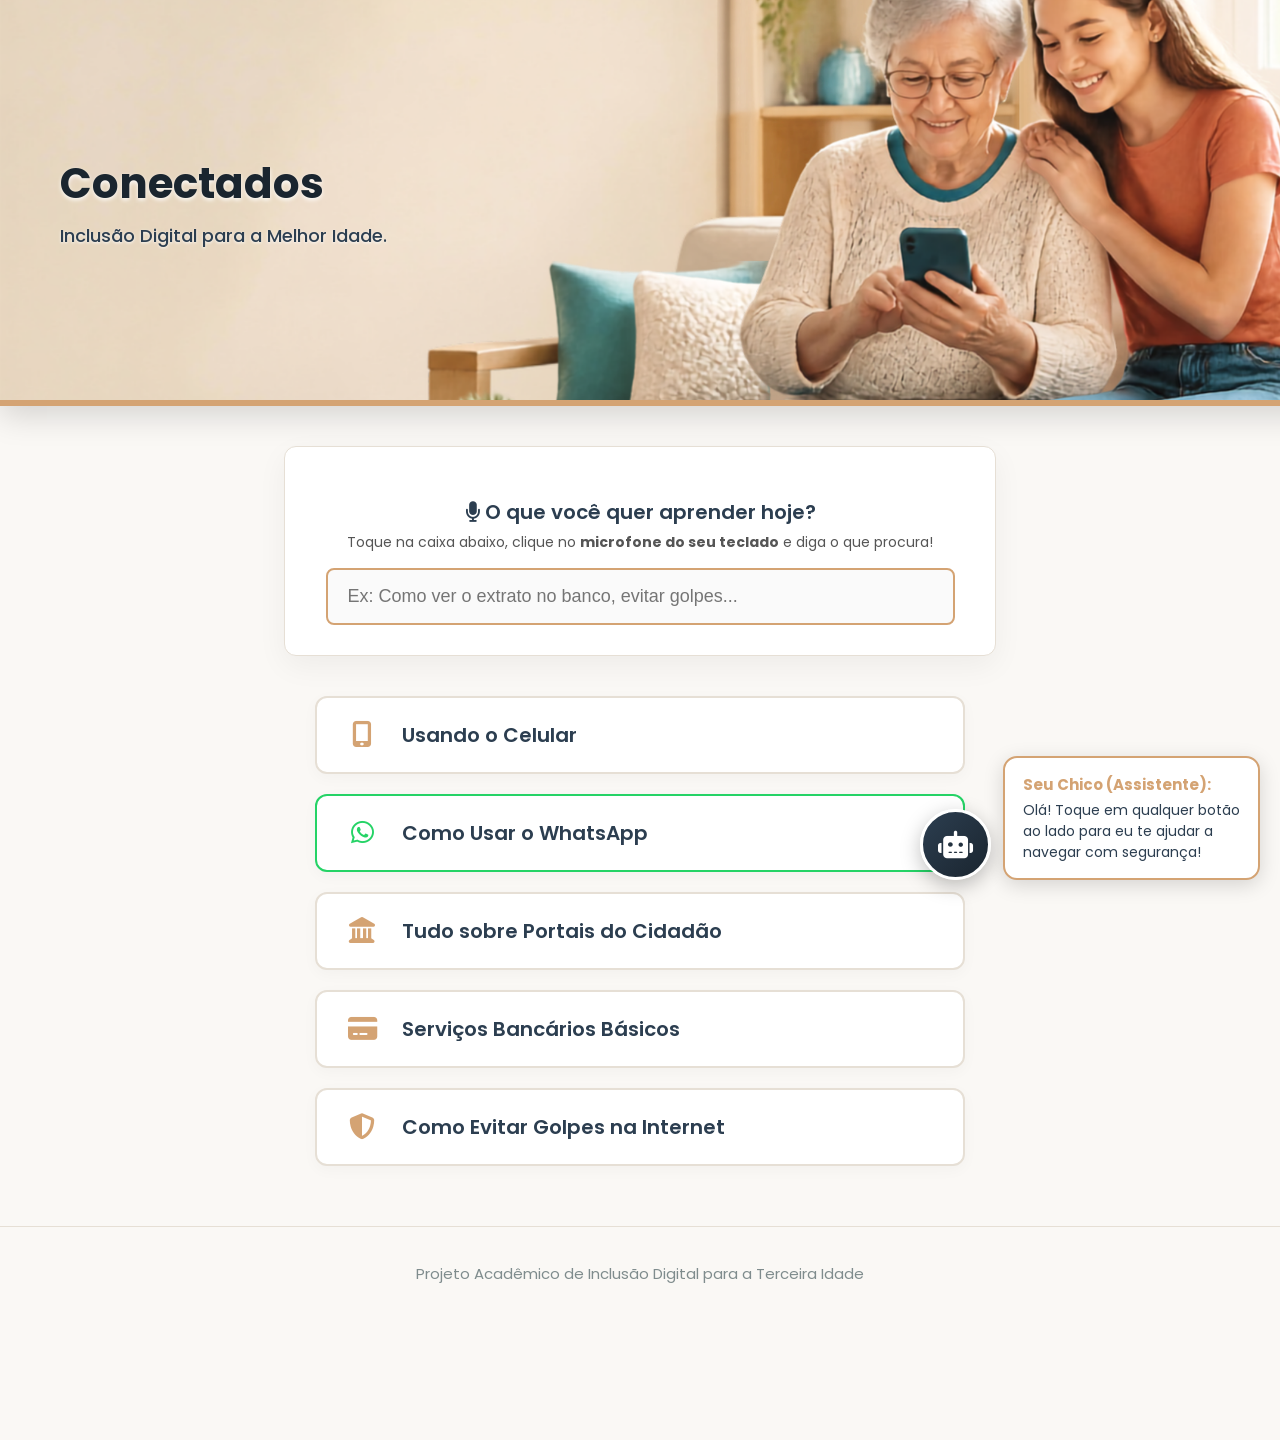
<file: index.html>
<!DOCTYPE html>
<html lang="pt-BR">
<head>
    <meta charset="UTF-8">
    <meta name="viewport" content="width=device-width, initial-scale=1.0">
    <title>Conectados - Portal de Inclusão Digital</title>
    <!-- Ícones -->
    <link rel="stylesheet" href="https://cdnjs.cloudflare.com/ajax/libs/font-awesome/6.4.0/css/all.min.css">
    <!-- Conectando o arquivo CSS separado -->
    <link rel="stylesheet" href="./style.css">
</head>
<body>

    <!-- Banner com Imagem de Fundo e Texto na Esquerda -->
    <header class="banner-topo">
        <div class="banner-texto">
            <h1>Conectados</h1>
            <p class="subtitle">Inclusão Digital para a Melhor Idade.</p>
        </div>
    </header>

    <!-- Área de Busca / Dica do Microfone para a Terceira Idade -->
    <div class="search-box">
        <p><i class="fa-solid fa-microphone"></i> O que você quer aprender hoje?</p>
        <p style="font-size: 14px; font-weight: normal; color: #555; margin-top: -5px; margin-bottom: 15px;">
            Toque na caixa abaixo, clique no <b>microfone do seu teclado</b> e diga o que procura!
        </p>
        <input type="text" class="search-input" placeholder="Ex: Como ver o extrato no banco, evitar golpes...">
    </div>

    <!-- Botões Principais de Conteúdo (Com a inversão solicitada) -->
    <div class="grid-buttons">
        <a href="./celular.html" class="btn"><i class="fa-solid fa-mobile-screen-button"></i> Usando o Celular</a>
<a href="./whatsapp.html" class="btn btn-whatsapp"><i class="fa-brands fa-whatsapp fa-lg"></i> Como Usar o WhatsApp</a>
        <a href="#" class="btn" onclick="mudarFala('Aqui você aprende a acessar os portais do governo como Meu INSS e Gov.br de forma simples!')"><i class="fa-solid fa-landmark"></i> Tudo sobre Portais do Cidadão</a>
        <a href="#" class="btn" onclick="mudarFala('Vamos ver como mexer no aplicativo do seu banco, ver extratos e fazer Pix com total segurança!')"><i class="fa-solid fa-credit-card"></i> Serviços Bancários Básicos</a>
        <a href="#" class="btn" onclick="mudarFala('Muito importante! Aqui mostro como identificar e não cair em golpes na internet.')"><i class="fa-solid fa-shield-halved"></i> Como Evitar Golpes na Internet</a>
    </div>

    <!-- Assistente Virtual Interativo Flutuante (Léo) -->
    <div class="interactive-pet" id="petAssistant">
        <div class="pet-avatar" onclick="mudarFala('Estou aqui te acompanhando! Toque em qualquer botão acima para começarmos.')">
            <i class="fa-solid fa-robot"></i>
        </div>
        <div class="pet-speech">
            <strong>Seu Chico (Assistente):</strong>
            <span id="textoFala">Olá! Toque em qualquer botão ao lado para eu te ajudar a navegar com segurança!</span>
        </div>
    </div>

    <footer>
        <p>Projeto Acadêmico de Inclusão Digital para a Terceira Idade</p>
    </footer>

    <!-- Script JavaScript -->
    <script>
        function mudarFala(frase) {
            event.preventDefault(); 
            document.getElementById('textoFala').innerText = frase;
        }
    </script>

</body>
</html>
</file>
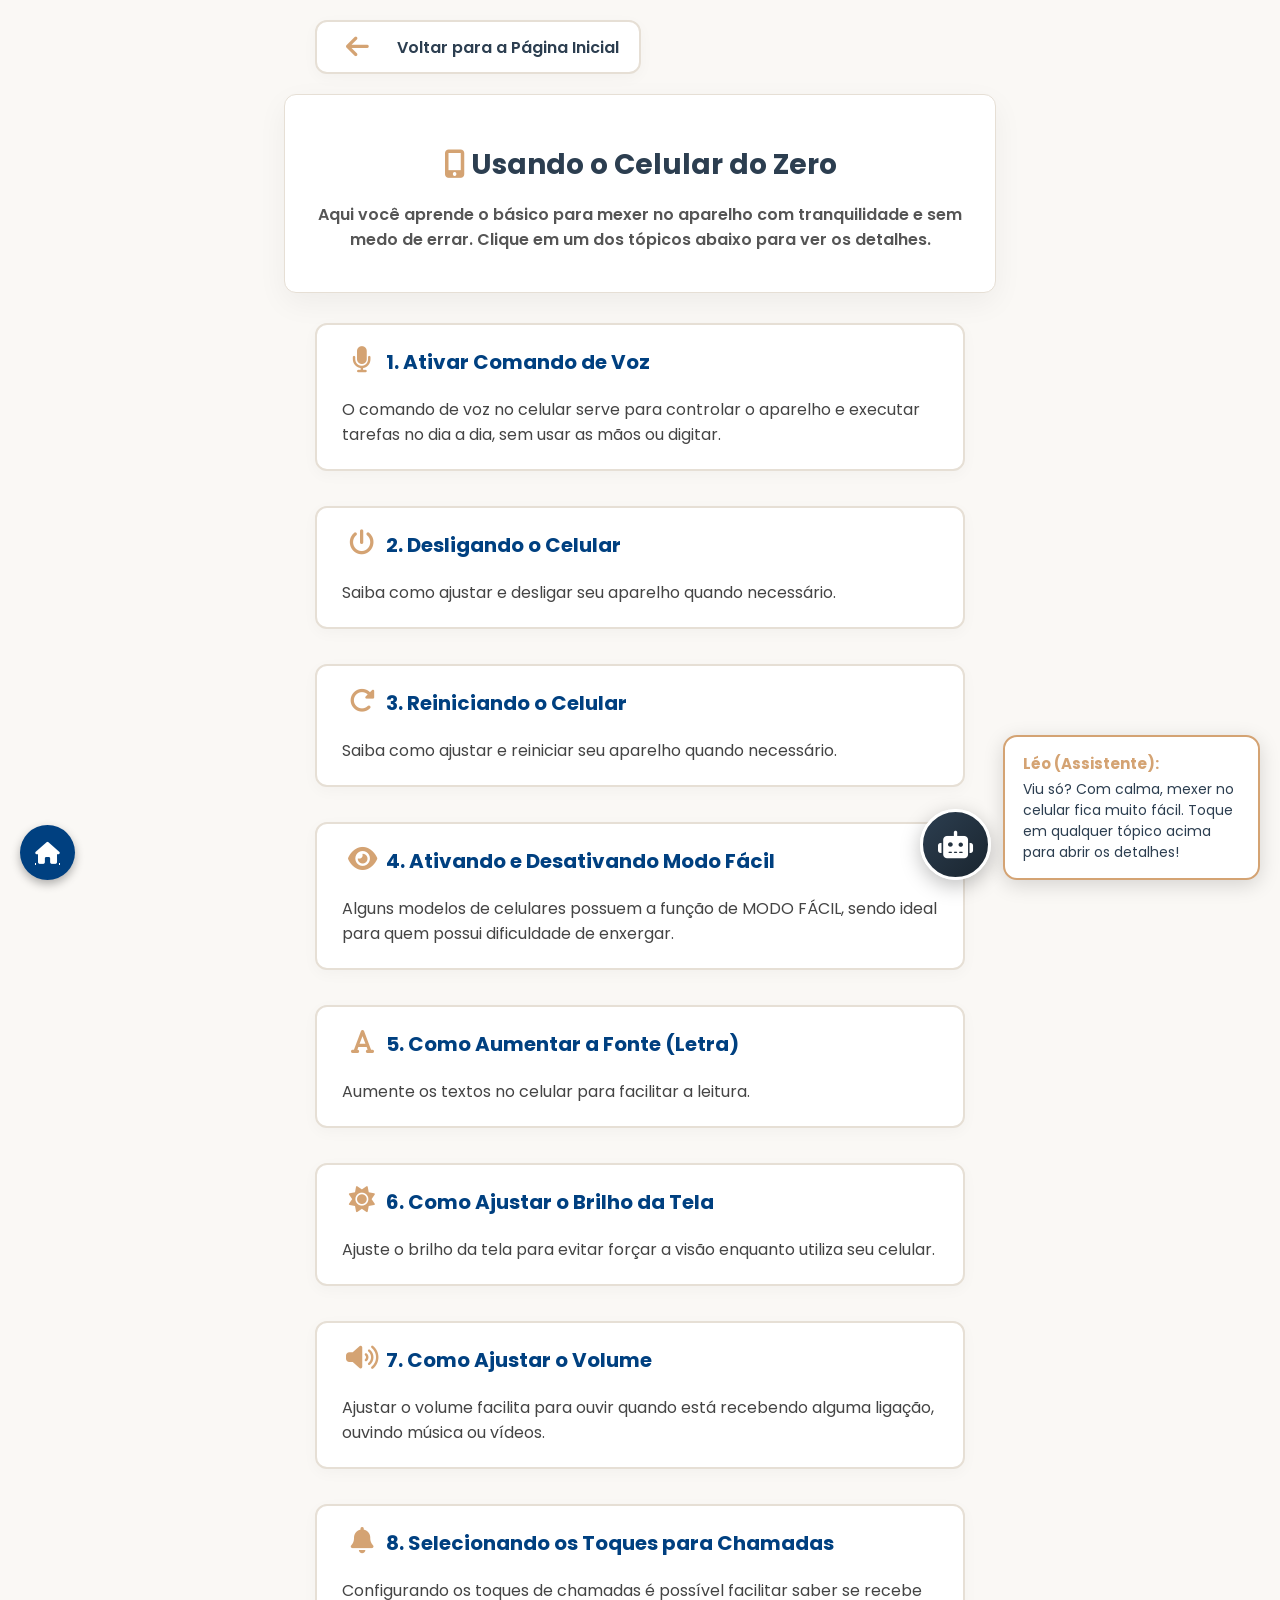
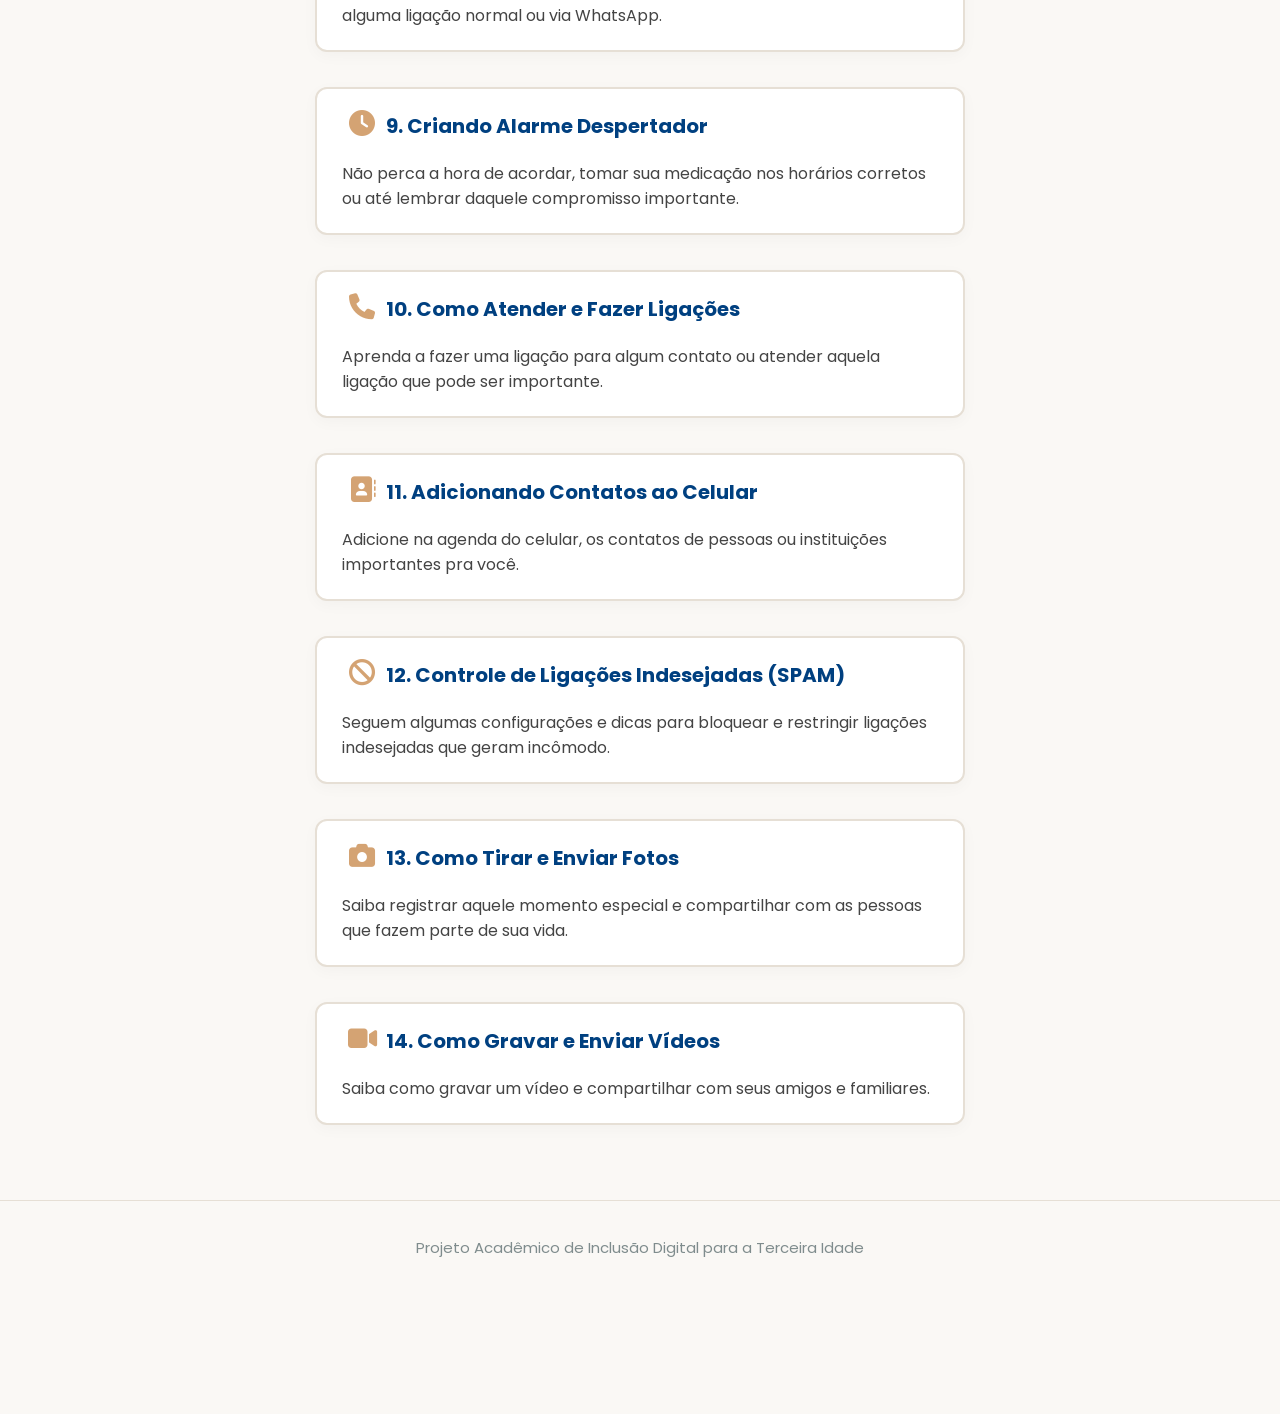
<file: celular.html>
<!DOCTYPE html>
<html lang="pt-BR">
<head>
    <meta charset="UTF-8">
    <meta name="viewport" content="width=device-width, initial-scale=1.0">
    <title>Usando o Celular - Conectados</title>
    <!-- Ícones -->
    <link rel="stylesheet" href="https://cdnjs.cloudflare.com/ajax/libs/font-awesome/6.4.0/css/all.min.css">
    <!-- Conectando o mesmo CSS do site -->
    <link rel="stylesheet" href="style.css">
</head>

<a href="index.html" class="botao-topo-flutuante" title="Voltar para a Página Inicial">
        <i class="fa-solid fa-house"></i>
    </a>
<body>

    <!-- Botão de Voltar para a Página Inicial -->
    <div style="max-width: 650px; margin: 20px auto; text-align: left; padding: 0 15px;">
        <a href="index.html" class="btn" style="display: inline-flex; width: auto; padding: 12px 20px; font-size: 16px;">
            <i class="fa-solid fa-arrow-left"></i> Voltar para a Página Inicial
        </a>
    </div>

    <!-- Título da Seção -->
    <div class="search-box" style="margin-bottom: 30px;">
        <h1 style="color: #2C3E50; font-size: 28px; margin-bottom: 10px;">
            <i class="fa-solid fa-mobile-screen-button" style="color: #D4A373;"></i> Usando o Celular do Zero
        </h1>
        <p style="font-size: 16px; color: #555;">
            Aqui você aprende o básico para mexer no aparelho com tranquilidade e sem medo de errar. Clique em um dos tópicos abaixo para ver os detalhes.
        </p>
    </div>

    <!-- Lista de Tutoriais Passo a Passo (Com clique para abrir os Modais) -->
    <div class="grid-buttons">
        
        <div class="btn" onclick="abrirModal('modalVoz')" style="cursor: pointer; display: block; text-align: left; margin-bottom: 15px;">
            <h3 style="color: #004080; margin-top: 0; font-size: 20px;"><i class="fa-solid fa-microphone"></i> 1. Ativar Comando de Voz</h3>
            <p style="font-size: 16px; color: #444; font-weight: normal; margin-bottom: 0;">
                O comando de voz no celular serve para controlar o aparelho e executar tarefas no dia a dia, sem usar as mãos ou digitar. 
            </p>
        </div>

        <div class="btn" onclick="abrirModal('modalDesligar')" style="cursor: pointer; display: block; text-align: left; margin-bottom: 15px;">
            <h3 style="color: #004080; margin-top: 0; font-size: 20px;"><i class="fa-solid fa-power-off"></i> 2. Desligando o Celular</h3>
            <p style="font-size: 16px; color: #444; font-weight: normal; margin-bottom: 0;">
               Saiba como ajustar e desligar seu aparelho quando necessário.
            </p>
        </div>

        <div class="btn" onclick="abrirModal('modalReiniciar')" style="cursor: pointer; display: block; text-align: left; margin-bottom: 15px;">
            <h3 style="color: #004080; margin-top: 0; font-size: 20px;"><i class="fa-solid fa-rotate-right"></i> 3. Reiniciando o Celular</h3>
            <p style="font-size: 16px; color: #444; font-weight: normal; margin-bottom: 0;">
                Saiba como ajustar e reiniciar seu aparelho quando necessário.
            </p>
        </div>

        <div class="btn" onclick="abrirModal('modalModoFacil')" style="cursor: pointer; display: block; text-align: left; margin-bottom: 15px;">
            <h3 style="color: #004080; margin-top: 0; font-size: 20px;"><i class="fa-solid fa-eye"></i> 4. Ativando e Desativando Modo Fácil</h3>
            <p style="font-size: 16px; color: #444; font-weight: normal; margin-bottom: 0;">
                Alguns modelos de celulares possuem a função de MODO FÁCIL, sendo ideal para quem possui dificuldade de enxergar.
            </p>
        </div>

        <div class="btn" onclick="abrirModal('modalFonte')" style="cursor: pointer; display: block; text-align: left; margin-bottom: 15px;">
            <h3 style="color: #004080; margin-top: 0; font-size: 20px;"><i class="fa-solid fa-font"></i> 5. Como Aumentar a Fonte (Letra)</h3>
            <p style="font-size: 16px; color: #444; font-weight: normal; margin-bottom: 0;">
                Aumente os textos no celular para facilitar a leitura.
            </p>
        </div>

        <div class="btn" onclick="abrirModal('modalBrilho')" style="cursor: pointer; display: block; text-align: left; margin-bottom: 15px;">
            <h3 style="color: #004080; margin-top: 0; font-size: 20px;"><i class="fa-solid fa-sun"></i> 6. Como Ajustar o Brilho da Tela</h3>
            <p style="font-size: 16px; color: #444; font-weight: normal; margin-bottom: 0;">
                Ajuste o brilho da tela para evitar forçar a visão enquanto utiliza seu celular.
            </p>
        </div>

        <div class="btn" onclick="abrirModal('modalVolume')" style="cursor: pointer; display: block; text-align: left; margin-bottom: 15px;">
            <h3 style="color: #004080; margin-top: 0; font-size: 20px;"><i class="fa-solid fa-volume-high"></i> 7. Como Ajustar o Volume</h3>
            <p style="font-size: 16px; color: #444; font-weight: normal; margin-bottom: 0;">
                Ajustar o volume facilita para ouvir quando está recebendo alguma ligação, ouvindo música ou vídeos.
            </p>
        </div>

        <div class="btn" onclick="abrirModal('modalToques')" style="cursor: pointer; display: block; text-align: left; margin-bottom: 15px;">
            <h3 style="color: #004080; margin-top: 0; font-size: 20px;"><i class="fa-solid fa-bell"></i> 8. Selecionando os Toques para Chamadas</h3>
            <p style="font-size: 16px; color: #444; font-weight: normal; margin-bottom: 0;">
                Configurando os toques de chamadas é possível facilitar saber se recebe alguma ligação normal ou via WhatsApp.
            </p>
        </div>

        <div class="btn" onclick="abrirModal('modalAlarme')" style="cursor: pointer; display: block; text-align: left; margin-bottom: 15px;">
            <h3 style="color: #004080; margin-top: 0; font-size: 20px;"><i class="fa-solid fa-clock"></i> 9. Criando Alarme Despertador</h3>
            <p style="font-size: 16px; color: #444; font-weight: normal; margin-bottom: 0;">
                Não perca a hora de acordar, tomar sua medicação nos horários corretos ou até lembrar daquele compromisso importante.
            </p>
        </div>

        <div class="btn" onclick="abrirModal('modalLigacoes')" style="cursor: pointer; display: block; text-align: left; margin-bottom: 15px;">
            <h3 style="color: #004080; margin-top: 0; font-size: 20px;"><i class="fa-solid fa-phone"></i> 10. Como Atender e Fazer Ligações</h3>
            <p style="font-size: 16px; color: #444; font-weight: normal; margin-bottom: 0;">
                Aprenda a fazer uma ligação para algum contato ou atender aquela ligação que pode ser importante.
            </p>
        </div>

        <div class="btn" onclick="abrirModal('modalContatos')" style="cursor: pointer; display: block; text-align: left; margin-bottom: 15px;">
            <h3 style="color: #004080; margin-top: 0; font-size: 20px;"><i class="fa-solid fa-address-book"></i> 11. Adicionando Contatos ao Celular</h3>
            <p style="font-size: 16px; color: #444; font-weight: normal; margin-bottom: 0;">
                Adicione na agenda do celular, os contatos de pessoas ou instituições importantes pra você.
            </p>
        </div>

        <div class="btn" onclick="abrirModal('modalSpam')" style="cursor: pointer; display: block; text-align: left; margin-bottom: 15px;">
            <h3 style="color: #004080; margin-top: 0; font-size: 20px;"><i class="fa-solid fa-ban"></i> 12. Controle de Ligações Indesejadas (SPAM)</h3>
            <p style="font-size: 16px; color: #444; font-weight: normal; margin-bottom: 0;">
                Seguem algumas configurações e dicas para bloquear e restringir ligações indesejadas que geram incômodo.
            </p>
        </div>

        <div class="btn" onclick="abrirModal('modalFotos')" style="cursor: pointer; display: block; text-align: left; margin-bottom: 15px;">
            <h3 style="color: #004080; margin-top: 0; font-size: 20px;"><i class="fa-solid fa-camera"></i> 13. Como Tirar e Enviar Fotos</h3>
            <p style="font-size: 16px; color: #444; font-weight: normal; margin-bottom: 0;">
                Saiba registrar aquele momento especial e compartilhar com as pessoas que fazem parte de sua vida.
            </p>
        </div>

        <div class="btn" onclick="abrirModal('modalVideos')" style="cursor: pointer; display: block; text-align: left; margin-bottom: 15px;">
            <h3 style="color: #004080; margin-top: 0; font-size: 20px;"><i class="fa-solid fa-video"></i> 14. Como Gravar e Enviar Vídeos</h3>
            <p style="font-size: 16px; color: #444; font-weight: normal; margin-bottom: 0;">
                Saiba como gravar um vídeo e compartilhar com seus amigos e familiares.
            </p>
        </div>

    </div>


    <!-- ================= JANELAS FLUTUANTES (MODAIS) PARA OS DETALHES ================= -->

    <!-- 1. Comando de Voz -->
    <div id="modalVoz" class="modal-fundo">
        <div class="modal-conteudo">
            <h2 style="color: #004080; margin-top: 0;"><i class="fa-solid fa-microphone"></i> Ativar Comando de Voz</h2>
            <p style="font-size: 16px; color: #444;">O comando de voz serve para controlar o aparelho e executar tarefas sem digitar:</p>
            <ul style="font-size: 16px; color: #444; line-height: 1.6;">
                <li><b>No Android:</b> Diga "Ok Google" ou mantenha o botão central pressionado.</li>
                <li><b>No iPhone:</b> Diga "E aí Siri" ou aperte o botão lateral.</li>
                <li><b>Dica:</b> Você pode pedir para ligar para alguém ou mandar uma mensagem de voz!</li>
            </ul>
            <button class="botao-fechar" onclick="fecharModal('modalVoz')">Entendi / Fechar</button>
        </div>
    </div>

    <!-- 2. Desligar o Celular -->
    <div id="modalDesligar" class="modal-fundo">
        <div class="modal-conteudo">
            <h2 style="color: #004080; margin-top: 0;"><i class="fa-solid fa-power-off"></i> Desligando o Celular</h2>
            <p style="font-size: 16px; color: #444;">Para desligar o seu aparelho com segurança:</p>
            <ol style="font-size: 16px; color: #444; line-height: 1.6;">
                <li>Mantenha pressionados ao mesmo tempo o **Botão Lateral (Liga/Desliga)** e o **Botão de Aumentar ou Diminuir o Volume**.</li>
                <li>Um menu vai aparecer na tela.</li>
                <li>Toque na opção **"Desligar"** ou arraste o ícone indicado para desligar.</li>
            </ol>
            <button class="botao-fechar" onclick="fecharModal('modalDesligar')">Entendi / Fechar</button>
        </div>
    </div>

    <!-- 3. Reiniciar o Celular -->
    <div id="modalReiniciar" class="modal-fundo">
        <div class="modal-conteudo">
            <h2 style="color: #004080; margin-top: 0;"><i class="fa-solid fa-rotate-right"></i> Reiniciando o Celular</h2>
            <p style="font-size: 16px; color: #444;">Reiniciar ajuda a corrigir pequenos travamentos:</p>
            <ol style="font-size: 16px; color: #444; line-height: 1.6;">
                <li>Pressione o botão **Liga/Desliga** junto com o **Volume** até aparecer o menu.</li>
                <li>Toque na opção **"Reiniciar"** (geralmente com um ícone de seta circular).</li>
                <li>Aguarde alguns instantes até o aparelho ligar sozinho novamente.</li>
            </ol>
            <button class="botao-fechar" onclick="fecharModal('modalReiniciar')">Entendi / Fechar</button>
        </div>
    </div>

    <!-- 4. Modo Fácil -->
    <div id="modalModoFacil" class="modal-fundo">
        <div class="modal-conteudo">
            <h2 style="color: #004080; margin-top: 0;"><i class="fa-solid fa-eye"></i> Ativando e Desativando Modo Fácil</h2>
            <p style="font-size: 16px; color: #444;">O Modo Fácil aumenta os ícones e simplifica a tela:</p>
            <ul style="font-size: 16px; color: #444; line-height: 1.6;">
                <li>Abra os **Configurações** (ícone de engrenagem).</li>
                <li>Procure pela opção **Visor** ou **Tela Inicial**.</li>
                <li>Ative o **Modo Fácil** ou **Modo Simples** para deixar os botões bem grandes e fáceis de tocar.</li>
            </ul>
            <button class="botao-fechar" onclick="fecharModal('modalModoFacil')">Entendi / Fechar</button>
        </div>
    </div>

    <!-- 5. Aumentar a Fonte -->
    <div id="modalFonte" class="modal-fundo">
        <div class="modal-conteudo">
            <h2 style="color: #004080; margin-top: 0;"><i class="fa-solid fa-font"></i> Como Aumentar a Fonte (Letra)</h2>
            <p style="font-size: 16px; color: #444;">Para ler sem esforço:</p>
            <ol style="font-size: 16px; color: #444; line-height: 1.6;">
                <li>Vá em **Configurações** / **Ajustes**.</li>
                <li>Entre em **Visor** ou **Tela**.</li>
                <li>Toque em **Tamanho e estilo da fonte** e arraste a barra para o tamanho que achar melhor.</li>
            </ol>
            <button class="botao-fechar" onclick="fecharModal('modalFonte')">Entendi / Fechar</button>
        </div>
    </div>

    <!-- 6. Ajustar o Brilho -->
    <div id="modalBrilho" class="modal-fundo">
        <div class="modal-conteudo">
            <h2 style="color: #004080; margin-top: 0;"><i class="fa-solid fa-sun"></i> Como Ajustar o Brilho da Tela</h2>
            <p style="font-size: 16px; color: #444;">Proteja sua visão ajustando a claridade:</p>
            <ul style="font-size: 16px; color: #444; line-height: 1.6;">
                <li>Deslize o dedo de cima para baixo na tela duas vezes para abrir o **Painel Rápido**.</li>
                <li>Mova a barrinha de brilho (com o símbolo de sol) para a esquerda para escurecer ou para a direita para clarear.</li>
            </ul>
            <button class="botao-fechar" onclick="fecharModal('modalBrilho')">Entendi / Fechar</button>
        </div>
    </div>

    <!-- 7. Ajustar o Volume -->
    <div id="modalVolume" class="modal-fundo">
        <div class="modal-conteudo">
            <h2 style="color: #004080; margin-top: 0;"><i class="fa-solid fa-volume-high"></i> Como Ajustar o Volume</h2>
            <p style="font-size: 16px; color: #444;">Use os botões na lateral do aparelho:</p>
            <ul style="font-size: 16px; color: #444; line-height: 1.6;">
                <li><b>Botão Superior (+):</b> Aumenta o volume do toque e das chamadas.</li>
                <li><b>Botão Inferior (-):</b> Diminui o som.</li>
            </ul>
            <button class="botao-fechar" onclick="fecharModal('modalVolume')">Entendi / Fechar</button>
        </div>
    </div>

    <!-- 8. Toques para Chamadas -->
    <div id="modalToques" class="modal-fundo">
        <div class="modal-conteudo">
            <h2 style="color: #004080; margin-top: 0;"><i class="fa-solid fa-bell"></i> Selecionando os Toques</h2>
            <p style="font-size: 16px; color: #444;">Personalize o som do seu celular:</p>
            <ol style="font-size: 16px; color: #444; line-height: 1.6;">
                <li>Abra as **Configurações** e vá em **Sons e Vibração**.</li>
                <li>Toque em **Toque** para escolher uma música ou som agradável para ligações comuns.</li>
            </ol>
            <button class="botao-fechar" onclick="fecharModal('modalToques')">Entendi / Fechar</button>
        </div>
    </div>

    <!-- 9. Alarme Despertador -->
    <div id="modalAlarme" class="modal-fundo">
        <div class="modal-conteudo">
            <h2 style="color: #004080; margin-top: 0;"><i class="fa-solid fa-clock"></i> Criando Alarme Despertador</h2>
            <p style="font-size: 16px; color: #444;">Para não perder horários importantes:</p>
            <ol style="font-size: 16px; color: #444; line-height: 1.6;">
                <li>Procure pelo aplicativo **Relógio** no seu celular.</li>
                <li>Toque no botão de adição **(+)** ou em **Criar Alarme**.</li>
                <li>Defina a hora, os minutos e os dias da semana em que o alarme deve tocar e salve.</li>
            </ol>
            <button class="botao-fechar" onclick="fecharModal('modalAlarme')">Entendi / Fechar</button>
        </div>
    </div>

    <!-- 10. Atender e Fazer Ligações -->
    <div id="modalLigacoes" class="modal-fundo">
        <div class="modal-conteudo">
            <h2 style="color: #004080; margin-top: 0;"><i class="fa-solid fa-phone"></i> Atender e Fazer Ligações</h2>
            <p style="font-size: 16px; color: #444;">Falar com quem você ama é simples:</p>
            <ul style="font-size: 16px; color: #444; line-height: 1.6;">
                <li><b>Para atender:</b> Deslize o botão verde na tela quando o telefone estiver tocando.</li>
                <li><b>Para ligar:</b> Abra o aplicativo **Telefone** (ícone de monofone), digite o número ou escolha na agenda e toque no botão verde de chamada.</li>
            </ul>
            <button class="botao-fechar" onclick="fecharModal('modalLigacoes')">Entendi / Fechar</button>
        </div>
    </div>

    <!-- 11. Adicionando Contatos -->
    <div id="modalContatos" class="modal-fundo">
        <div class="modal-conteudo">
            <h2 style="color: #004080; margin-top: 0;"><i class="fa-solid fa-address-book"></i> Adicionando Contatos</h2>
            <p style="font-size: 16px; color: #444;">Guarde os telefones importantes:</p>
            <ol style="font-size: 16px; color: #444; line-height: 1.6;">
                <li>Abra o aplicativo **Contatos** ou **Agenda**.</li>
                <li>Toque no botão **(+)** para adicionar um novo contato.</li>
                <li>Digite o **Nome** e o **Número de Telefone** da pessoa e toque em **Salvar**.</li>
            </ol>
            <button class="botao-fechar" onclick="fecharModal('modalContatos')">Entendi / Fechar</button>
        </div>
    </div>

    <!-- 12. Controle de SPAM -->
    <div id="modalSpam" class="modal-fundo">
        <div class="modal-conteudo">
            <h2 style="color: #004080; margin-top: 0;"><i class="fa-solid fa-ban"></i> Controle de Ligações (SPAM)</h2>
            <p style="font-size: 16px; color: #444;">Evite ligações comerciais incômodas:</p>
            <ul style="font-size: 16px; color: #444; line-height: 1.6;">
                <li>Abra o aplicativo **Telefone**.</li>
                <li>Toque nos três pontinhos no alto da tela e vá em **Configurações**.</li>
                <li>Ative a opção **Identificador de Chamada e SPAM** para bloquear automaticamente números suspeitos.</li>
            </ul>
            <button class="botao-fechar" onclick="fecharModal('modalSpam')">Entendi / Fechar</button>
        </div>
    </div>

    <!-- 13. Tirar e Enviar Fotos -->
    <div id="modalFotos" class="modal-fundo">
        <div class="modal-conteudo">
            <h2 style="color: #004080; margin-top: 0;"><i class="fa-solid fa-camera"></i> Como Tirar e Enviar Fotos</h2>
            <p style="font-size: 16px; color: #444;">Registre momentos especiais:</p>
            <ol style="font-size: 16px; color: #444; line-height: 1.6;">
                <li>Abra o aplicativo **Câmera**.</li>
                <li>Aponte o celular para o que deseja registrar e toque no círculo branco na tela para fotografar.</li>
                <li>Abra o WhatsApp, escolha a foto na galeria e envie para seus familiares.</li>
            </ol>
            <button class="botao-fechar" onclick="fecharModal('modalFotos')">Entendi / Fechar</button>
        </div>
    </div>

    <!-- 14. Gravar e Enviar Vídeos -->
    <div id="modalVideos" class="modal-fundo">
        <div class="modal-conteudo">
            <h2 style="color: #004080; margin-top: 0;"><i class="fa-solid fa-video"></i> Como Gravar e Enviar Vídeos</h2>
            <p style="font-size: 16px; color: #444;">Compartilhe vídeos em movimento:</p>
            <ol style="font-size: 16px; color: #444; line-height: 1.6;">
                <li>Abra o aplicativo **Câmera**.</li>
                <li>Mude para a opção **Vídeo**.</li>
                <li>Toque no botão vermelho ou redondo para iniciar a gravação e toque novamente para encerrar. O vídeo ficará salvo na sua galeria.</li>
            </ol>
            <button class="botao-fechar" onclick="fecharModal('modalVideos')">Entendi / Fechar</button>
        </div>
    </div>


    <!-- Assistente Virtual Interativo Flutuante (Léo) -->
    <div class="interactive-pet" id="petAssistant">
        <div class="pet-avatar" onclick="mudarFala('Estou te ajudando com as dicas do celular. Toque em qualquer passo acima para ler com calma!')">
            <i class="fa-solid fa-robot"></i>
        </div>
        <div class="pet-speech">
            <strong>Léo (Assistente):</strong>
            <span id="textoFala">Viu só? Com calma, mexer no celular fica muito fácil. Toque em qualquer tópico acima para abrir os detalhes!</span>
        </div>
    </div>

    <footer>
        <p>Projeto Acadêmico de Inclusão Digital para a Terceira Idade</p>
    </footer>

    <!-- Script JavaScript para controlar o assistente e as janelas -->
    <script>
        function mudarFala(frase) {
            document.getElementById('textoFala').innerText = frase;
        }

        function abrirModal(idModal) {
            document.getElementById(idModal).style.display = 'flex';
        }

        function fecharModal(idModal) {
            document.getElementById(idModal).style.display = 'none';
        }
// Função para subir suavemente até o topo da página
        function voltarAoTopo() {
            window.scrollTo({
                top: 0,
                behavior: 'smooth'
            });
        }

        // Suas funções anteriores...
        function mudarFala(frase) {
            document.getElementById('textoFala').innerText = frase;
        }

        function abrirModal(idModal) {
            document.getElementById(idModal).style.display = 'flex';
        }

        function fecharModal(idModal) {
            document.getElementById(idModal).style.display = 'none';
        }
    </script>

</body>
</html>
</file>
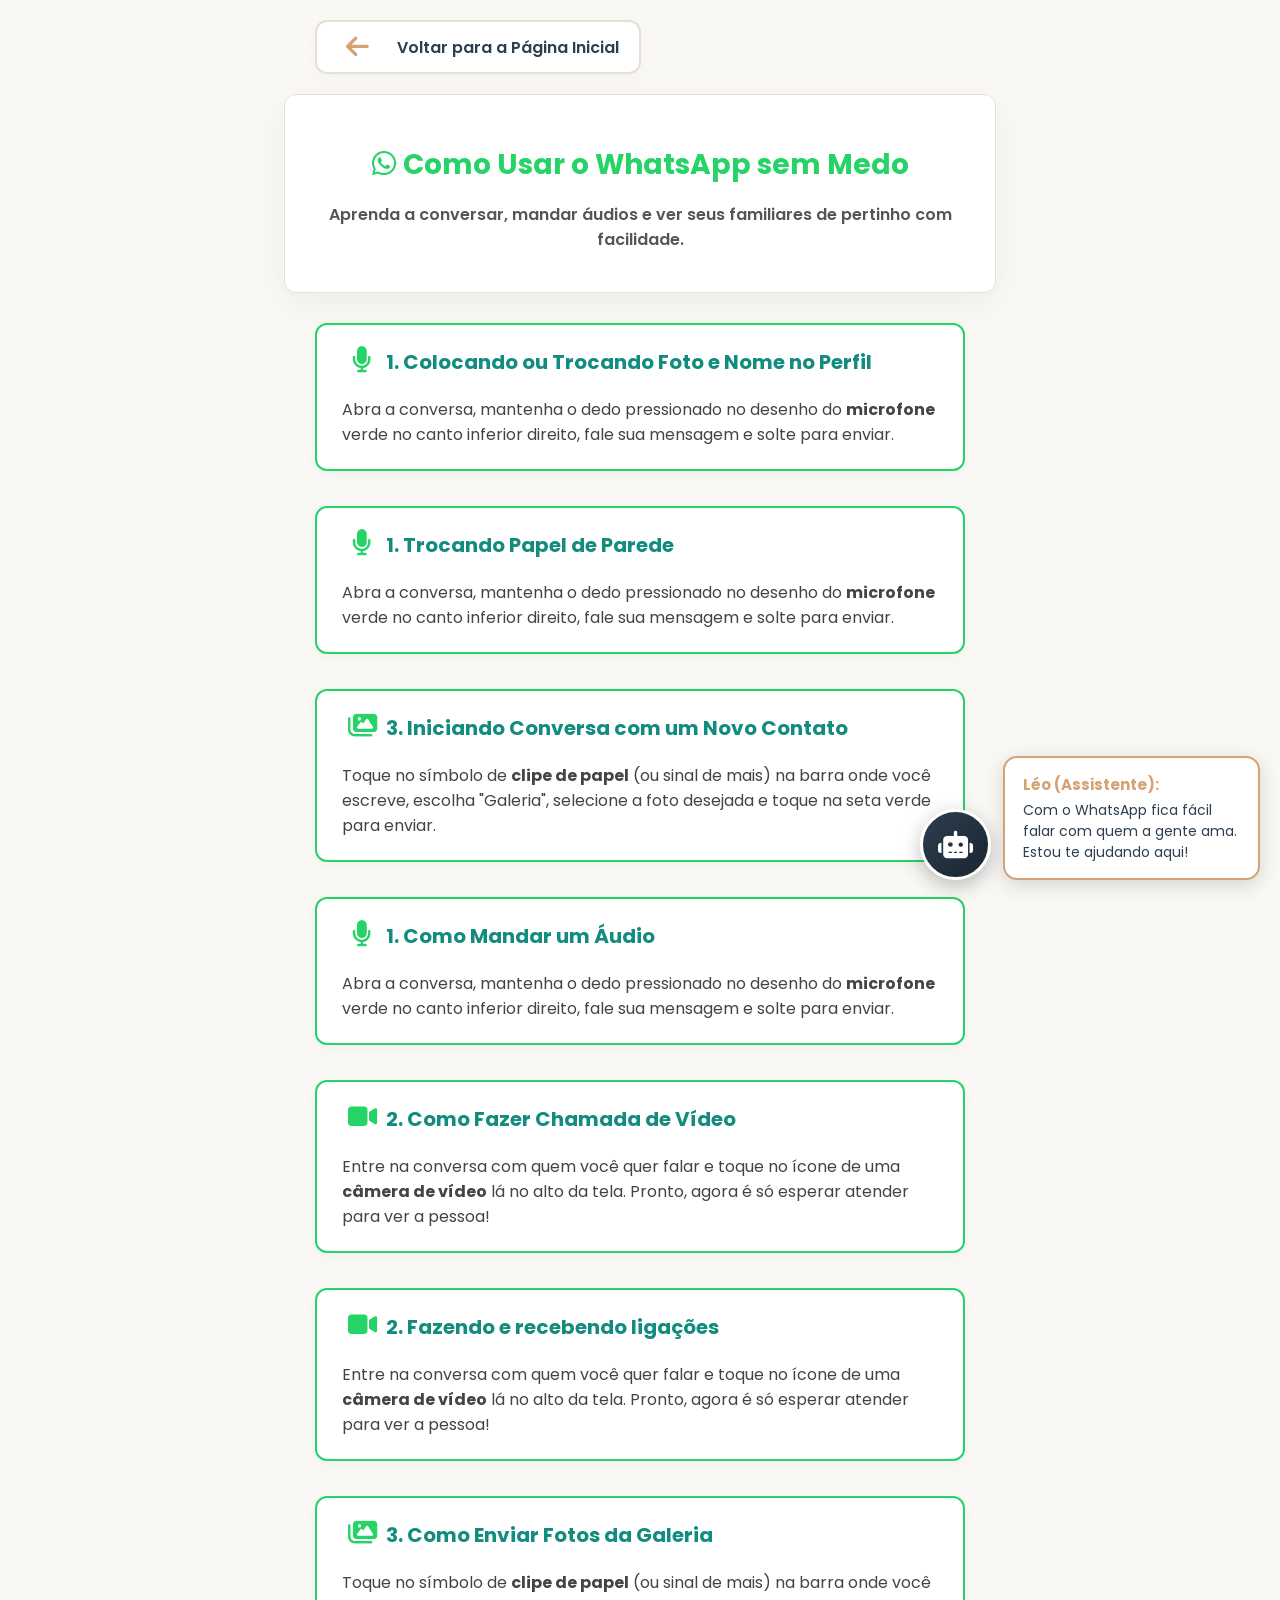
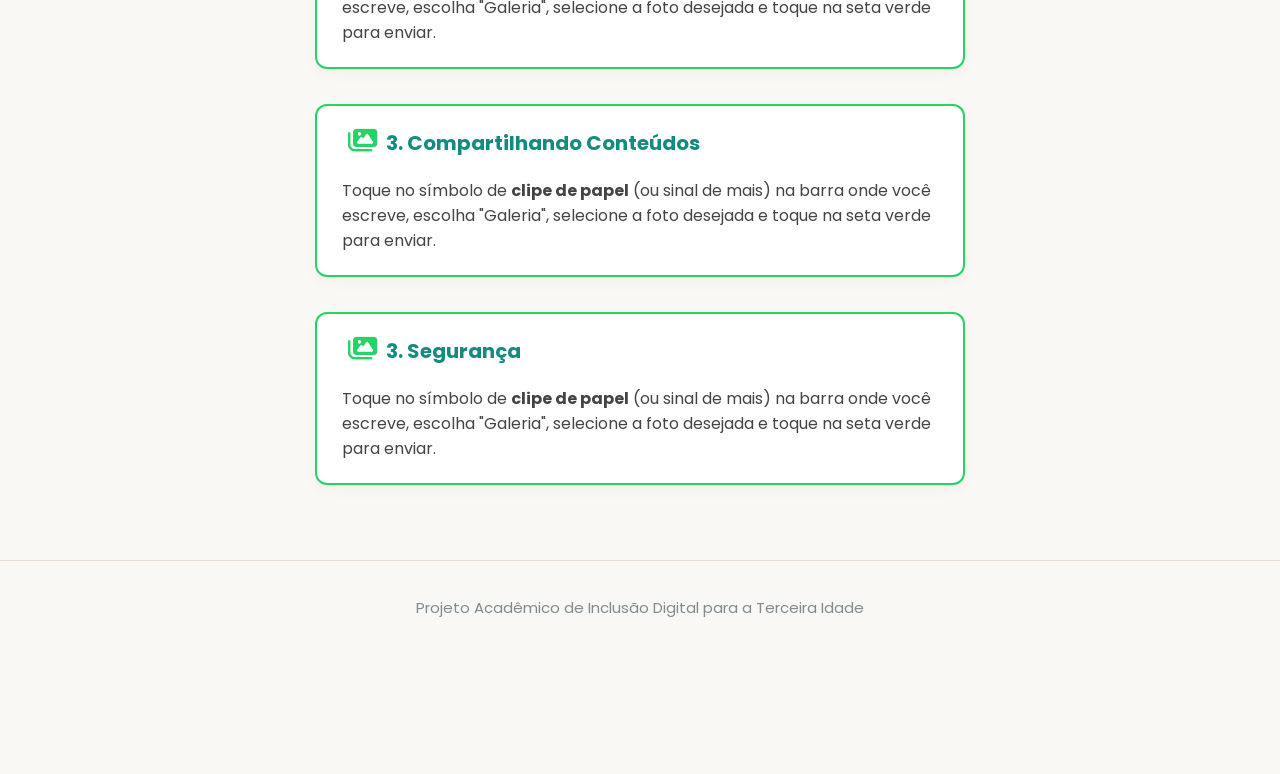
<file: whatsapp.html>
<!DOCTYPE html>
<html lang="pt-BR">
<head>
    <meta charset="UTF-8">
    <meta name="viewport" content="width=device-width, initial-scale=1.0">
    <title>Como Usar o WhatsApp - Conectados</title>
    <!-- Ícones -->
    <link rel="stylesheet" href="https://cdnjs.cloudflare.com/ajax/libs/font-awesome/6.4.0/css/all.min.css">
    <!-- Conectando o mesmo CSS do site -->
    <link rel="stylesheet" href="style.css">
</head>
<body>

    <!-- Botão de Voltar para a Página Inicial -->
    <div style="max-width: 650px; margin: 20px auto; text-align: left; padding: 0 15px;">
        <a href="index.html" class="btn" style="display: inline-flex; width: auto; padding: 12px 20px; font-size: 16px;">
            <i class="fa-solid fa-arrow-left"></i> Voltar para a Página Inicial
        </a>
    </div>

    <!-- Título da Seção -->
    <div class="search-box" style="margin-bottom: 30px;">
        <h1 style="color: #25D366; font-size: 28px; margin-bottom: 10px;">
            <i class="fa-brands fa-whatsapp" style="color: #25D366;"></i> Como Usar o WhatsApp sem Medo
        </h1>
        <p style="font-size: 16px; color: #555;">
            Aprenda a conversar, mandar áudios e ver seus familiares de pertinho com facilidade.
        </p>
    </div>

    <!-- Lista de Tutoriais Passo a Passo -->
    <div class="grid-buttons">

         <div class="btn btn-whatsapp" style="cursor: default; display: block; text-align: left; margin-bottom: 15px;">
            <h3 style="color: #128C7E; margin-top: 0; font-size: 20px;"><i class="fa-solid fa-microphone"></i> 1. Colocando ou Trocando Foto e Nome no Perfil</h3>
            <p style="font-size: 16px; color: #444; font-weight: normal; margin-bottom: 0;">
                Abra a conversa, mantenha o dedo pressionado no desenho do <b>microfone</b> verde no canto inferior direito, fale sua mensagem e solte para enviar.
            </p>
        </div>

        <div class="btn btn-whatsapp" style="cursor: default; display: block; text-align: left; margin-bottom: 15px;">
            <h3 style="color: #128C7E; margin-top: 0; font-size: 20px;"><i class="fa-solid fa-microphone"></i> 1. Trocando Papel de Parede</h3>
            <p style="font-size: 16px; color: #444; font-weight: normal; margin-bottom: 0;">
                Abra a conversa, mantenha o dedo pressionado no desenho do <b>microfone</b> verde no canto inferior direito, fale sua mensagem e solte para enviar.
            </p>
        </div>

        <div class="btn btn-whatsapp" style="cursor: default; display: block; text-align: left; margin-bottom: 15px;">
            <h3 style="color: #128C7E; margin-top: 0; font-size: 20px;"><i class="fa-solid fa-images"></i> 3. Iniciando Conversa com um Novo Contato</h3>
            <p style="font-size: 16px; color: #444; font-weight: normal; margin-bottom: 0;">
                Toque no símbolo de <b>clipe de papel</b> (ou sinal de mais) na barra onde você escreve, escolha "Galeria", selecione a foto desejada e toque na seta verde para enviar.
            </p>
        </div>

        <div class="btn btn-whatsapp" style="cursor: default; display: block; text-align: left; margin-bottom: 15px;">
            <h3 style="color: #128C7E; margin-top: 0; font-size: 20px;"><i class="fa-solid fa-microphone"></i> 1. Como Mandar um Áudio</h3>
            <p style="font-size: 16px; color: #444; font-weight: normal; margin-bottom: 0;">
                Abra a conversa, mantenha o dedo pressionado no desenho do <b>microfone</b> verde no canto inferior direito, fale sua mensagem e solte para enviar.
            </p>
        </div>

        <div class="btn btn-whatsapp" style="cursor: default; display: block; text-align: left; margin-bottom: 15px;">
            <h3 style="color: #128C7E; margin-top: 0; font-size: 20px;"><i class="fa-solid fa-video"></i> 2. Como Fazer Chamada de Vídeo</h3>
            <p style="font-size: 16px; color: #444; font-weight: normal; margin-bottom: 0;">
                Entre na conversa com quem você quer falar e toque no ícone de uma <b>câmera de vídeo</b> lá no alto da tela. Pronto, agora é só esperar atender para ver a pessoa!
            </p>
        </div>

        <div class="btn btn-whatsapp" style="cursor: default; display: block; text-align: left; margin-bottom: 15px;">
            <h3 style="color: #128C7E; margin-top: 0; font-size: 20px;"><i class="fa-solid fa-video"></i> 2. Fazendo e recebendo ligações</h3>
            <p style="font-size: 16px; color: #444; font-weight: normal; margin-bottom: 0;">
                Entre na conversa com quem você quer falar e toque no ícone de uma <b>câmera de vídeo</b> lá no alto da tela. Pronto, agora é só esperar atender para ver a pessoa!
            </p>
        </div>

        <div class="btn btn-whatsapp" style="cursor: default; display: block; text-align: left; margin-bottom: 15px;">
            <h3 style="color: #128C7E; margin-top: 0; font-size: 20px;"><i class="fa-solid fa-images"></i> 3. Como Enviar Fotos da Galeria</h3>
            <p style="font-size: 16px; color: #444; font-weight: normal; margin-bottom: 0;">
                Toque no símbolo de <b>clipe de papel</b> (ou sinal de mais) na barra onde você escreve, escolha "Galeria", selecione a foto desejada e toque na seta verde para enviar.
            </p>
        </div>

        <div class="btn btn-whatsapp" style="cursor: default; display: block; text-align: left; margin-bottom: 15px;">
            <h3 style="color: #128C7E; margin-top: 0; font-size: 20px;"><i class="fa-solid fa-images"></i> 3. Compartilhando Conteúdos</h3>
            <p style="font-size: 16px; color: #444; font-weight: normal; margin-bottom: 0;">
                Toque no símbolo de <b>clipe de papel</b> (ou sinal de mais) na barra onde você escreve, escolha "Galeria", selecione a foto desejada e toque na seta verde para enviar.
            </p>
        </div>

        <div class="btn btn-whatsapp" style="cursor: default; display: block; text-align: left; margin-bottom: 15px;">
            <h3 style="color: #128C7E; margin-top: 0; font-size: 20px;"><i class="fa-solid fa-images"></i> 3. Segurança</h3>
            <p style="font-size: 16px; color: #444; font-weight: normal; margin-bottom: 0;">
                Toque no símbolo de <b>clipe de papel</b> (ou sinal de mais) na barra onde você escreve, escolha "Galeria", selecione a foto desejada e toque na seta verde para enviar.
            </p>
        </div>
   
    </div>

    <!-- Assistente Virtual Interativo Flutuante (Léo) -->
    <div class="interactive-pet" id="petAssistant">
        <div class="pet-avatar" onclick="mudarFala('O WhatsApp é maravilhoso para matar a saudade da família! Toque nos passos acima para aprender.')">
            <i class="fa-solid fa-robot"></i>
        </div>
        <div class="pet-speech">
            <strong>Léo (Assistente):</strong>
            <span id="textoFala">Com o WhatsApp fica fácil falar com quem a gente ama. Estou te ajudando aqui!</span>
        </div>
    </div>

    <footer>
        <p>Projeto Acadêmico de Inclusão Digital para a Terceira Idade</p>
    </footer>

    <!-- Script JavaScript -->
    <script>
        function mudarFala(frase) {
            document.getElementById('textoFala').innerText = frase;
        }
    </script>

</body>
</html>
</file>
<file: style.css>
/* Importando uma fonte moderna e elegante */
@import url('https://fonts.googleapis.com/css2?family=Poppins:wght@300;400;500;600;700&display=swap');

/* Estilos Gerais */
body {
    font-family: 'Poppins', sans-serif;
    background-color: #FAF8F5;
    color: #2C3E50;
    margin: 0;
    padding: 0;
    text-align: center;
    overflow-x: hidden;
    padding-bottom: 140px;
}

/* Estilo do Banner com Imagem de Fundo e Texto na Esquerda */
.banner-topo {
    position: relative;
    width: 100%;
    height: 400px;
    background-image: url('banner-topo.png'); /* Certifique-se de que sua imagem se chama exatamente banner.png */
    background-size: cover;
    background-position: center;
    background-repeat: no-repeat;
    border-bottom: 6px solid #D4A373;
    margin-bottom: 40px;
    box-shadow: 0 10px 30px rgba(0,0,0,0.15);
    display: flex;
    align-items: center; /* Centraliza verticalmente na altura do banner */
    justify-content: flex-start; /* Joga o conteúdo para a esquerda */
    padding-left: 60px; /* Afasta o texto da bordinha esquerda do monitor */
}

.banner-texto {
    text-align: left; /* Alinha o texto à esquerda */
    max-width: 480px; /* Limita a largura para caber perfeitamente no espaço vazio */
    z-index: 2;
}

.banner-texto h1 {
    font-size: 42px; /* Tamanho menor e ideal */
    font-weight: 700;
    margin: 0 0 8px 0;
    color: #1A252F; /* Cor escura para destacar bem no fundo claro */
    text-shadow: 0 2px 4px rgba(255,255,255,0.9); /* Sombra suave para legibilidade */
}

.banner-texto p.subtitle {
    font-size: 18px; /* Subtítulo proporcional */
    font-weight: 500;
    margin: 0;
    line-height: 1.4;
    color: #2C3E50;
    text-shadow: 0 1px 3px rgba(255,255,255,0.9);
}

/* Caixa de Busca com Estilo Flutuante Limpo */
.search-box {
    background: #ffffff;
    padding: 30px;
    border-radius: 12px;
    box-shadow: 0 10px 30px rgba(0, 0, 0, 0.05);
    margin: 0 auto 40px auto;
    max-width: 650px;
    border: 1px solid #E6DFD5;
}

.search-box p {
    font-size: 20px;
    font-weight: 600;
    color: #2C3E50;
    margin-bottom: 10px;
}

.search-input {
    width: 90%;
    padding: 16px 20px;
    font-size: 18px;
    border: 2px solid #D4A373;
    border-radius: 8px;
    outline: none;
    background-color: #FAFAFA;
    transition: all 0.3s;
}

.search-input:focus {
    border-color: #004080;
    background-color: #fff;
    box-shadow: 0 0 8px rgba(0, 64, 128, 0.15);
}

/* Grade de Botões Estilo "Cards" Modernos */
.grid-buttons {
    display: grid;
    grid-template-columns: 1fr;
    gap: 20px;
    max-width: 650px;
    margin: 0 auto;
    padding: 0 15px;
}

.btn {
    background-color: #ffffff;
    color: #2C3E50;
    padding: 22px 25px;
    font-size: 20px;
    font-weight: 600;
    border: 2px solid #E6DFD5;
    border-radius: 12px;
    cursor: pointer;
    box-shadow: 0 4px 15px rgba(0,0,0,0.03);
    text-decoration: none;
    display: flex;
    align-items: center;
    justify-content: flex-start;
    gap: 20px;
    transition: all 0.3s ease;
    text-align: left;
}

.btn i {
    font-size: 26px;
    color: #D4A373;
    width: 40px;
    text-align: center;
}

.btn:hover {
    background-color: #2C3E50;
    color: white;
    border-color: #2C3E50;
    transform: translateY(-3px);
    box-shadow: 0 8px 20px rgba(0,0,0,0.1);
}

.btn:hover i {
    color: #ffffff;
}

/* Destaque especial para o WhatsApp */
.btn-whatsapp {
    border-color: #25D366;
}

.btn-whatsapp i {
    color: #25D366;
}

.btn-whatsapp:hover {
    background-color: #25D366;
    color: white;
    border-color: #25D366;
}

/* Assistente Virtual Interativo Flutuante (Léo) */
.interactive-pet {
    position: fixed;
    bottom: 20px;
    right: 20px;
    display: flex;
    align-items: flex-end;
    gap: 12px;
    z-index: 1000;
    max-width: 340px;
    animation: bouncePet 2s infinite ease-in-out;
}

@keyframes bouncePet {
    0%, 100% { transform: translateY(0); }
    50% { transform: translateY(-6px); }
}

.pet-avatar {
    background: linear-gradient(135deg, #2C3E50, #1A252F);
    color: white;
    font-size: 28px;
    width: 65px;
    height: 65px;
    border-radius: 50%;
    display: flex;
    align-items: center;
    justify-content: center;
    box-shadow: 0 6px 20px rgba(0,0,0,0.25);
    border: 3px solid #fff;
    flex-shrink: 0;
    cursor: pointer;
}

.pet-speech {
    background: white;
    border: 2px solid #D4A373;
    padding: 15px 18px;
    border-radius: 14px;
    box-shadow: 0 5px 20px rgba(0,0,0,0.15);
    text-align: left;
    font-size: 14px;
    color: #2C3E50;
    position: relative;
}

.pet-speech strong {
    color: #D4A373;
    display: block;
    margin-bottom: 4px;
    font-size: 15px;
}

/* Rodapé */
footer {
    margin-top: 60px;
    font-size: 15px;
    color: #7F8C8D;
    border-top: 1px solid #E6DFD5;
    padding-top: 20px;
}

/* Responsividade Automática para Celulares */
@media (max-width: 768px) {
    .banner-topo {
        height: 280px;
        padding-left: 20px;
        justify-content: center;
        text-align: center;
    }
    .banner-texto {
        text-align: center;
        max-width: 90%;
    }
    .banner-texto h1 {
        font-size: 32px;
    }
    .banner-texto p.subtitle {
        font-size: 15px;
    }
    .search-box {
        padding: 20px;
        margin: 0 15px 30px 15px;
    }
    .search-input {
        width: 100%;
        font-size: 16px;
    }
    .interactive-pet {
        left: 15px;
        right: 15px;
        max-width: 100%;
        bottom: 10px;
    }
}


/* --- ESTILOS DA TELA FLUTUANTE (MODAL) --- */

.botao-topo-flutuante {
    position: fixed;
    bottom: 20px;
    left: 20px;
    background-color: #004080;
    color: white;
    border: none;
    border-radius: 5050px; /* Deixa redondo/oval */
    width: 55px;
    height: 55px;
    font-size: 22px;
    display: flex;
    justify-content: center;
    align-items: center;
    box-shadow: 0 4px 10px rgba(0,0,0,0.3);
    cursor: pointer;
    z-index: 998; /* Fica acima do conteúdo, mas abaixo dos modais */
    transition: background-color 0.3s;
}

.botao-topo-flutuante:hover {
    background-color: #002B5B;
}


.modal-fundo {
    display: none; /* Fica escondido até alguém clicar */
    position: fixed;
    top: 0; 
    left: 0; 
    width: 100%; 
    height: 100%;
    background-color: rgba(0, 0, 0, 0.6); /* Fundo escurecido suave */
    z-index: 999;
    justify-content: center;
    align-items: center;
    padding: 15px;
}

.modal-conteudo {
    background-color: #fff;
    padding: 25px;
    border-radius: 12px;
    max-width: 600px;
    width: 100%;
    max-height: 85vh;
    overflow-y: auto; /* Permite rolar a tela se o texto for grande */
    box-shadow: 0 5px 15px rgba(0,0,0,0.3);
    text-align: left;
    position: relative;
}

.botao-fechar {
    background-color: #e74c3c;
    color: white;
    border: none;
    padding: 10px 20px;
    font-size: 16px;
    border-radius: 6px;
    cursor: pointer;
    margin-top: 20px;
    font-weight: bold;
    display: block;
    width: 100%;
    text-align: center;
}
</file>
